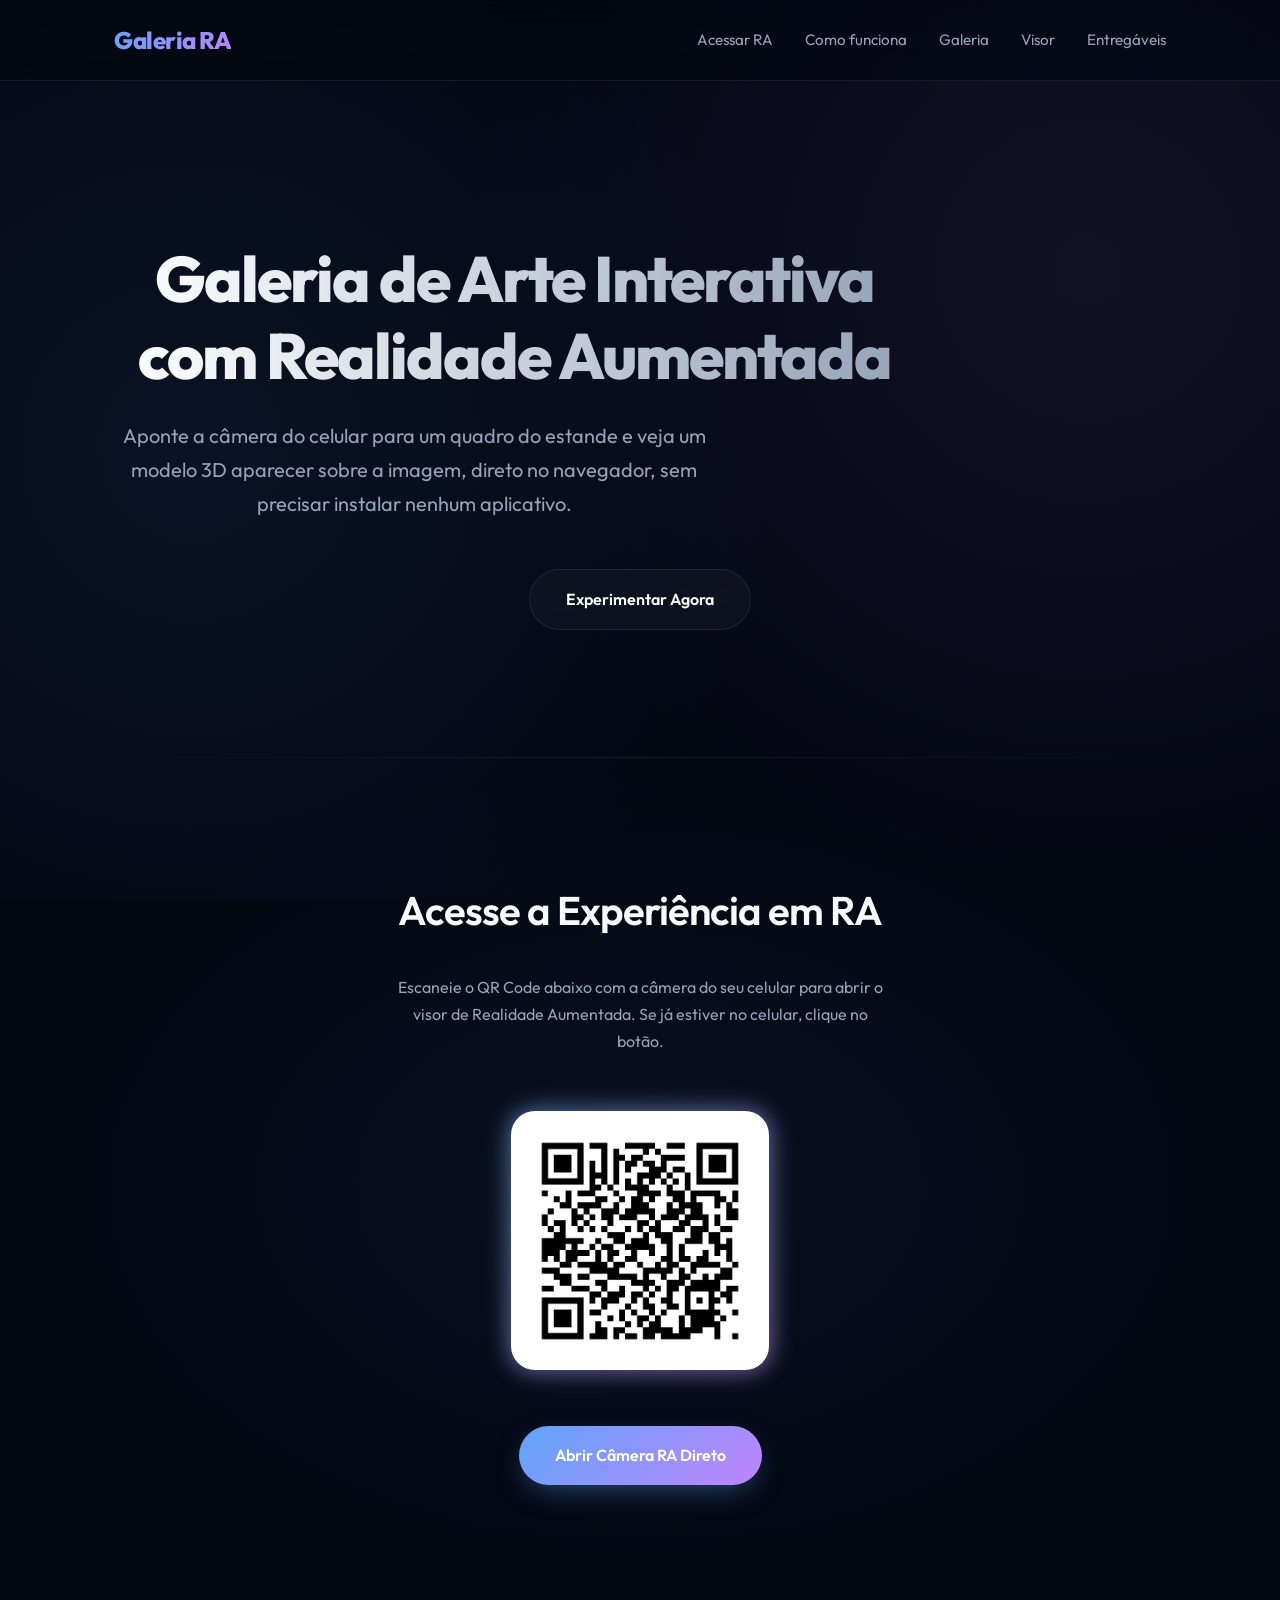
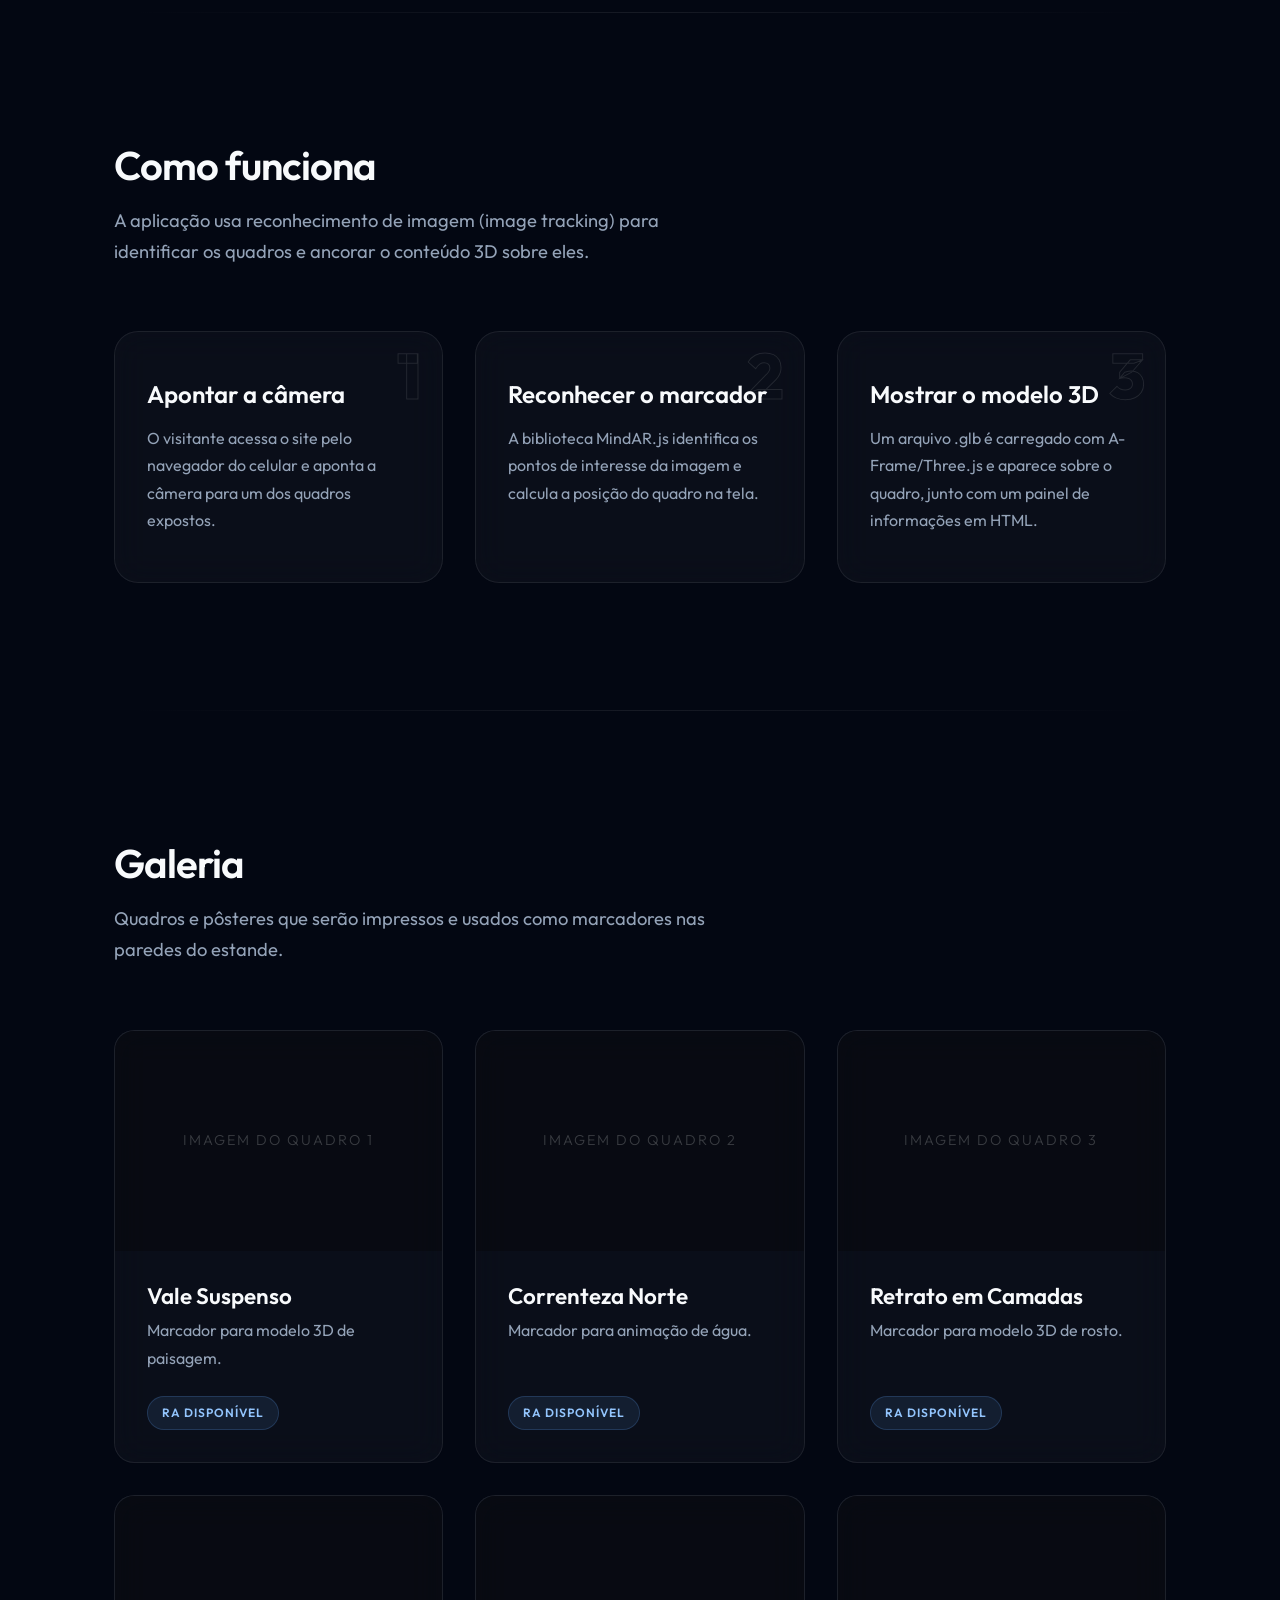
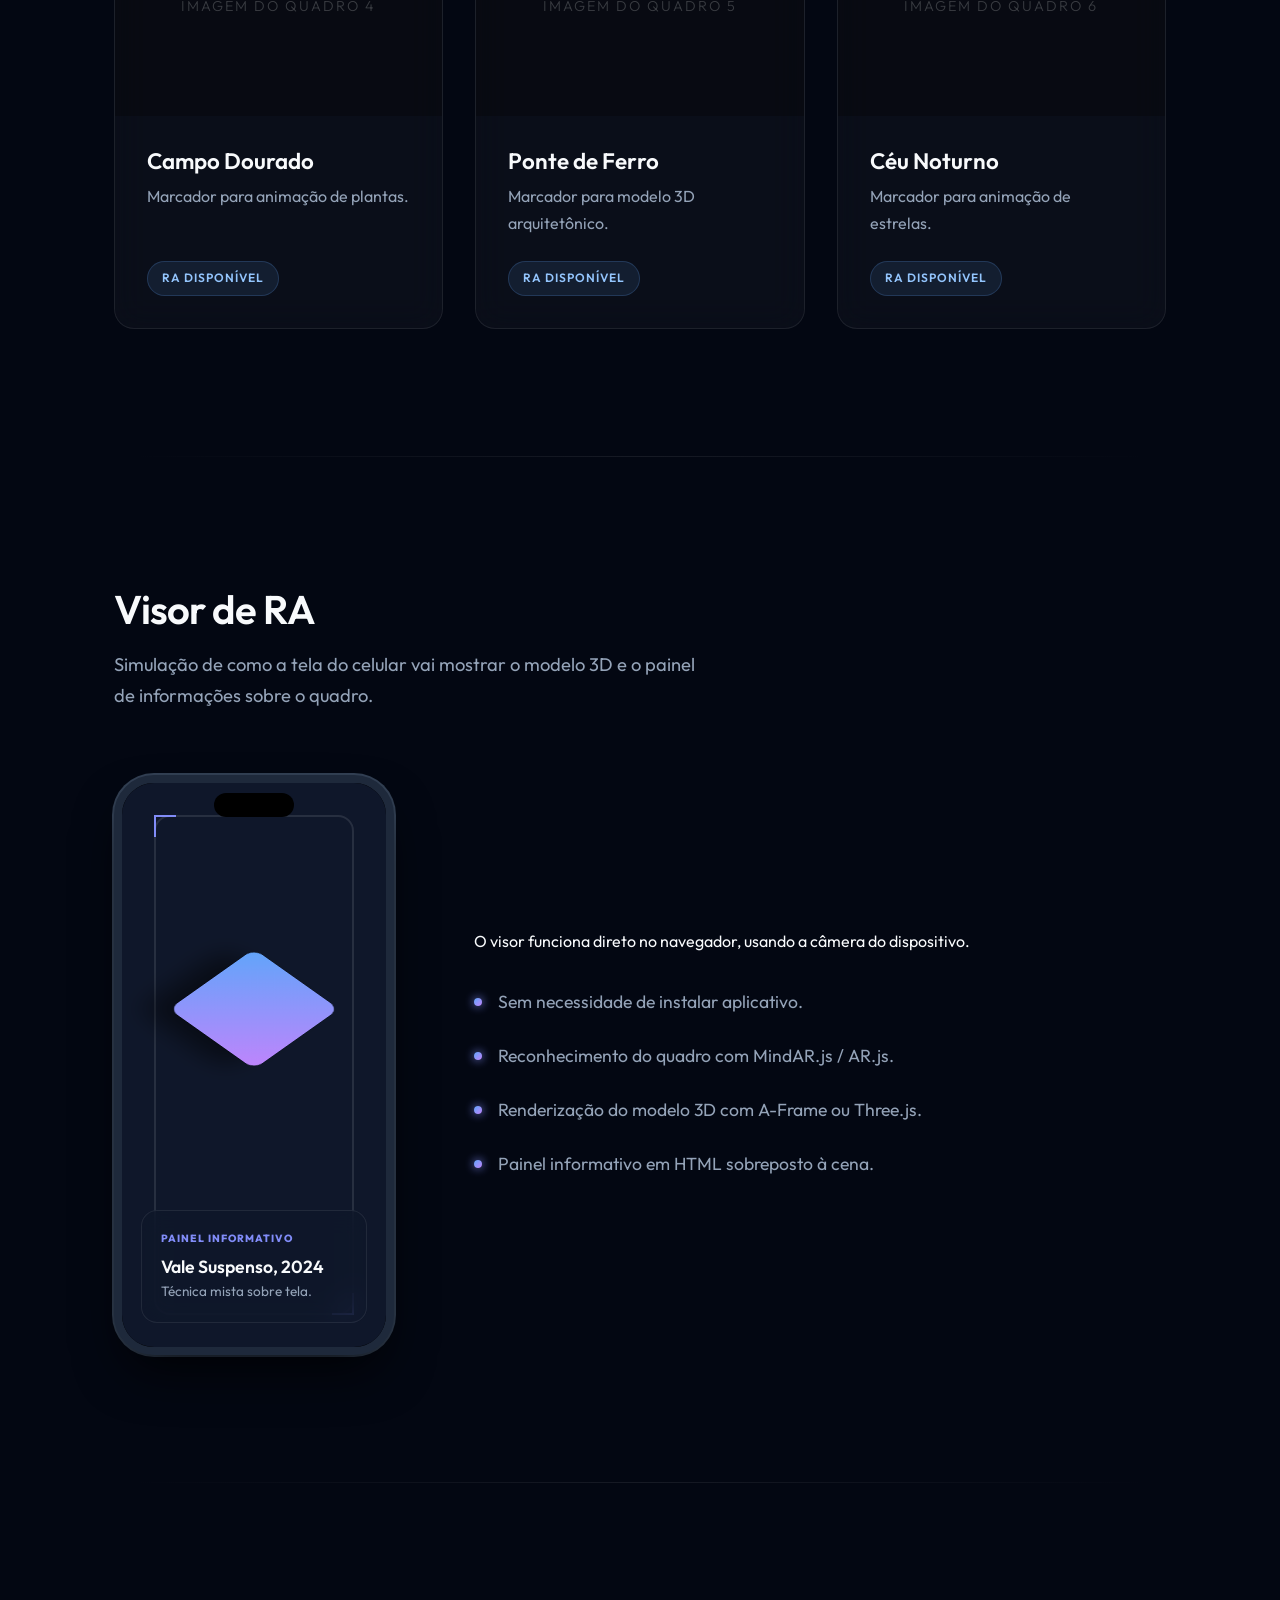
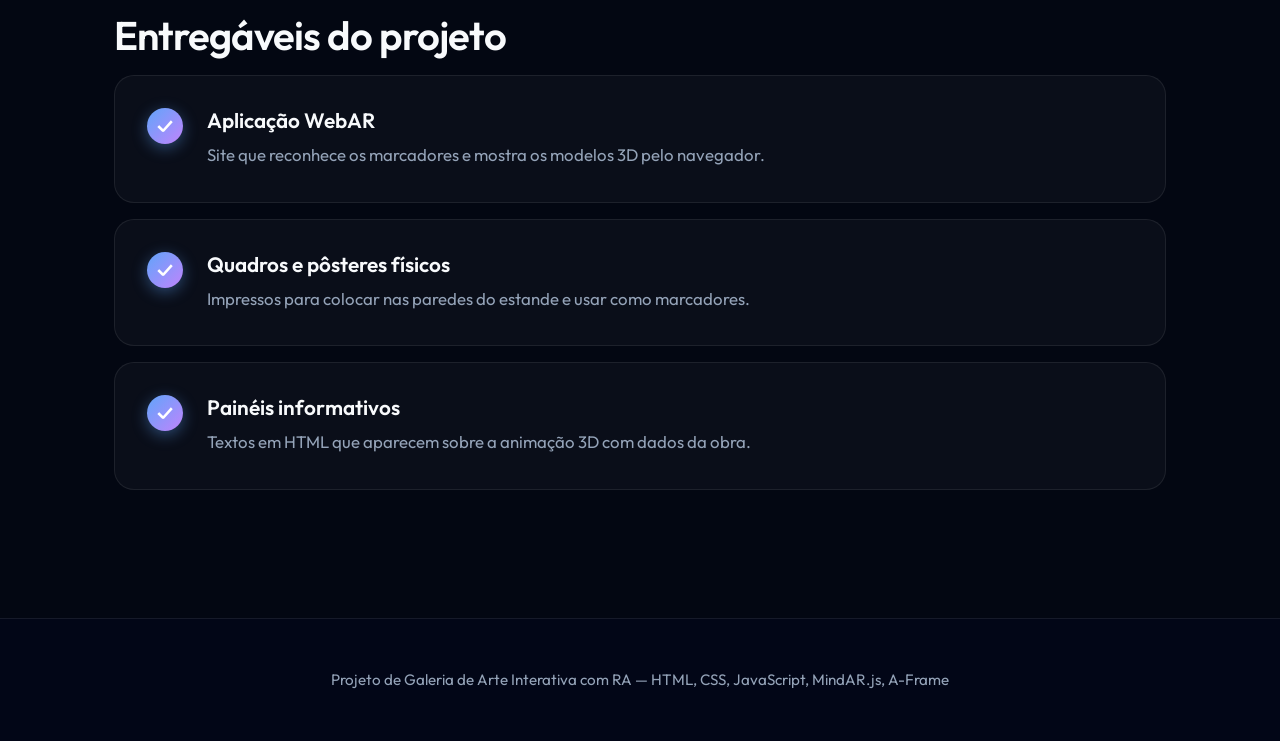
<file: index.html>
<!DOCTYPE html>
<html lang="pt-BR">
<head>
    <meta charset="UTF-8">
    <meta name="viewport" content="width=device-width, initial-scale=1.0">
    <title>Galeria de Arte Interativa com RA</title>
    <link rel="stylesheet" href="css.css">
</head>
<body>

<header>
  <div class="container">
    <div class="logo">Galeria RA</div>
    <nav>
      <ul>
        <li><a href="#qr-section">Acessar RA</a></li>
        <li><a href="#como-funciona">Como funciona</a></li>
        <li><a href="#galeria">Galeria</a></li>
        <li><a href="#visor">Visor</a></li>
        <li><a href="#entregaveis">Entregáveis</a></li>
      </ul>
    </nav>
  </div>
</header>

<section class="hero">
  <div class="container">
    <h1>Galeria de Arte Interativa com Realidade Aumentada</h1>
    <p>Aponte a câmera do celular para um quadro do estande e veja um modelo 3D aparecer sobre a imagem, direto no navegador, sem precisar instalar nenhum aplicativo.</p>
    <a class="btn" href="#qr-section">Experimentar Agora</a>
  </div>
</section>

<section id="qr-section" class="qr-section">
  <div class="container">
    <div class="qr-content">
      <h2>Acesse a Experiência em RA</h2>
      <p>Escaneie o QR Code abaixo com a câmera do seu celular para abrir o visor de Realidade Aumentada. Se já estiver no celular, clique no botão.</p>
      <div class="qr-box">
        <img src="qrcode.png" alt="QR Code para acessar a Câmera RA">
      </div>
      <a class="btn btn-primary" href="ar.html">Abrir Câmera RA Direto</a>
    </div>
  </div>
</section>

<section id="como-funciona">
  <div class="container">
    <h2>Como funciona</h2>
    <p class="section-desc">A aplicação usa reconhecimento de imagem (image tracking) para identificar os quadros e ancorar o conteúdo 3D sobre eles.</p>
    <div class="steps">
      <div class="step">
        <div class="step-number">1</div>
        <h3>Apontar a câmera</h3>
        <p>O visitante acessa o site pelo navegador do celular e aponta a câmera para um dos quadros expostos.</p>
      </div>
      <div class="step">
        <div class="step-number">2</div>
        <h3>Reconhecer o marcador</h3>
        <p>A biblioteca MindAR.js identifica os pontos de interesse da imagem e calcula a posição do quadro na tela.</p>
      </div>
      <div class="step">
        <div class="step-number">3</div>
        <h3>Mostrar o modelo 3D</h3>
        <p>Um arquivo .glb é carregado com A-Frame/Three.js e aparece sobre o quadro, junto com um painel de informações em HTML.</p>
      </div>
    </div>
  </div>
</section>

<section id="galeria">
  <div class="container">
    <h2>Galeria</h2>
    <p class="section-desc">Quadros e pôsteres que serão impressos e usados como marcadores nas paredes do estande.</p>
    <div class="gallery">
      <div class="card">
        <div class="card-image">imagem do quadro 1</div>
        <div class="card-info">
          <h3>Vale Suspenso</h3>
          <p>Marcador para modelo 3D de paisagem.</p>
          <span class="tag">RA disponível</span>
        </div>
      </div>
      <div class="card">
        <div class="card-image">imagem do quadro 2</div>
        <div class="card-info">
          <h3>Correnteza Norte</h3>
          <p>Marcador para animação de água.</p>
          <span class="tag">RA disponível</span>
        </div>
      </div>
      <div class="card">
        <div class="card-image">imagem do quadro 3</div>
        <div class="card-info">
          <h3>Retrato em Camadas</h3>
          <p>Marcador para modelo 3D de rosto.</p>
          <span class="tag">RA disponível</span>
        </div>
      </div>
      <div class="card">
        <div class="card-image">imagem do quadro 4</div>
        <div class="card-info">
          <h3>Campo Dourado</h3>
          <p>Marcador para animação de plantas.</p>
          <span class="tag">RA disponível</span>
        </div>
      </div>
      <div class="card">
        <div class="card-image">imagem do quadro 5</div>
        <div class="card-info">
          <h3>Ponte de Ferro</h3>
          <p>Marcador para modelo 3D arquitetônico.</p>
          <span class="tag">RA disponível</span>
        </div>
      </div>
      <div class="card">
        <div class="card-image">imagem do quadro 6</div>
        <div class="card-info">
          <h3>Céu Noturno</h3>
          <p>Marcador para animação de estrelas.</p>
          <span class="tag">RA disponível</span>
        </div>
      </div>
    </div>
  </div>
</section>

<section id="visor">
  <div class="container">
    <h2>Visor de RA</h2>
    <p class="section-desc">Simulação de como a tela do celular vai mostrar o modelo 3D e o painel de informações sobre o quadro.</p>
    <div class="viewer">
      <div class="phone">
        <div class="phone-screen">
          <div class="phone-camera-area"></div>
          <div class="phone-model"></div>
          <div class="phone-panel">
            <div class="tag-label">painel informativo</div>
            <h4>Vale Suspenso, 2024</h4>
            <p>Técnica mista sobre tela.</p>
          </div>
        </div>
      </div>
      <div class="viewer-text">
        <p>O visor funciona direto no navegador, usando a câmera do dispositivo.</p>
        <ul>
          <li>Sem necessidade de instalar aplicativo.</li>
          <li>Reconhecimento do quadro com MindAR.js / AR.js.</li>
          <li>Renderização do modelo 3D com A-Frame ou Three.js.</li>
          <li>Painel informativo em HTML sobreposto à cena.</li>
        </ul>
      </div>
    </div>
  </div>
</section>

<section id="entregaveis" class="no-border">
  <div class="container">
    <h2>Entregáveis do projeto</h2>
    <ul class="list-simple">
      <li>
        <span class="check">✓</span>
        <div>
          <h3>Aplicação WebAR</h3>
          <p>Site que reconhece os marcadores e mostra os modelos 3D pelo navegador.</p>
        </div>
      </li>
      <li>
        <span class="check">✓</span>
        <div>
          <h3>Quadros e pôsteres físicos</h3>
          <p>Impressos para colocar nas paredes do estande e usar como marcadores.</p>
        </div>
      </li>
      <li>
        <span class="check">✓</span>
        <div>
          <h3>Painéis informativos</h3>
          <p>Textos em HTML que aparecem sobre a animação 3D com dados da obra.</p>
        </div>
      </li>
    </ul>
  </div>
</section>

<footer>
  <div class="container">
    Projeto de Galeria de Arte Interativa com RA — HTML, CSS, JavaScript, MindAR.js, A-Frame
  </div>
</footer>

</body>
</html>
</file>
<file: css.css>
@import url('https://fonts.googleapis.com/css2?family=Outfit:wght@300;400;600;800&display=swap');

:root {
  --bg-color: #030712;
  --surface-color: rgba(255, 255, 255, 0.03);
  --surface-blur: blur(16px);
  --border-glass: rgba(255, 255, 255, 0.08);
  
  --text-primary: #f8fafc;
  --text-secondary: #94a3b8;
  
  --accent-gradient: linear-gradient(135deg, #60a5fa 0%, #c084fc 100%);
  --accent-solid: #818cf8;
  
  --font-main: 'Outfit', sans-serif;
  --transition-smooth: all 0.4s cubic-bezier(0.16, 1, 0.3, 1);
}

* {
  margin: 0;
  padding: 0;
  box-sizing: border-box;
}

html {
  scroll-behavior: smooth;
}

body {
  font-family: var(--font-main);
  background-color: var(--bg-color);
  color: var(--text-primary);
  line-height: 1.7;
  overflow-x: hidden;
  background-image: 
    radial-gradient(circle at 15% 50%, rgba(96, 165, 250, 0.08) 0%, transparent 50%),
    radial-gradient(circle at 85% 30%, rgba(192, 132, 252, 0.08) 0%, transparent 50%);
  background-attachment: fixed;
}

a {
  color: inherit;
  text-decoration: none;
  transition: var(--transition-smooth);
}

.container {
  width: 100%;
  max-width: 1100px;
  margin: 0 auto;
  padding: 0 24px;
}

/* =========================================
   HEADER & NAV (Glassmorphism)
   ========================================= */
header {
  position: sticky;
  top: 0;
  z-index: 1000;
  background: rgba(3, 7, 18, 0.6);
  backdrop-filter: var(--surface-blur);
  -webkit-backdrop-filter: var(--surface-blur);
  border-bottom: 1px solid var(--border-glass);
}

header .container {
  display: flex;
  align-items: center;
  justify-content: space-between;
  height: 80px;
}

.logo {
  font-size: 1.5rem;
  font-weight: 800;
  background: var(--accent-gradient);
  -webkit-background-clip: text;
  -webkit-text-fill-color: transparent;
  letter-spacing: -0.5px;
}

nav ul {
  display: flex;
  list-style: none;
  gap: 2rem;
}

nav a {
  font-size: 0.95rem;
  font-weight: 400;
  color: var(--text-secondary);
  position: relative;
}

nav a::after {
  content: '';
  position: absolute;
  bottom: -4px;
  left: 0;
  width: 0%;
  height: 2px;
  background: var(--accent-gradient);
  transition: var(--transition-smooth);
  border-radius: 2px;
}

nav a:hover {
  color: var(--text-primary);
}

nav a:hover::after {
  width: 100%;
}

/* =========================================
   TYPOGRAPHY & SECTIONS
   ========================================= */
h1, h2, h3, h4 {
  line-height: 1.2;
  font-weight: 600;
}

h2 {
  font-size: 2.5rem;
  margin-bottom: 1rem;
  letter-spacing: -1px;
}

section {
  padding: 8rem 0;
  position: relative;
}

section:not(.no-border)::after {
  content: '';
  position: absolute;
  bottom: 0;
  left: 10%;
  width: 80%;
  height: 1px;
  background: linear-gradient(90deg, transparent, var(--border-glass), transparent);
}

.section-desc {
  color: var(--text-secondary);
  font-size: 1.15rem;
  max-width: 600px;
  margin-bottom: 4rem;
}

/* =========================================
   HERO SECTION
   ========================================= */
.hero {
  text-align: center;
  padding: 10rem 0 8rem;
  display: flex;
  flex-direction: column;
  align-items: center;
}

.hero h1 {
  font-size: 4rem;
  font-weight: 800;
  letter-spacing: -2px;
  margin-bottom: 1.5rem;
  background: linear-gradient(to right, #fff, #94a3b8);
  -webkit-background-clip: text;
  -webkit-text-fill-color: transparent;
  max-width: 800px;
}

.hero p {
  color: var(--text-secondary);
  font-size: 1.25rem;
  max-width: 600px;
  margin-bottom: 3rem;
}

/* =========================================
   BUTTONS
   ========================================= */
.btn {
  display: inline-flex;
  align-items: center;
  justify-content: center;
  padding: 16px 36px;
  border-radius: 50px;
  font-size: 1rem;
  font-weight: 600;
  transition: var(--transition-smooth);
  cursor: pointer;
  border: 1px solid var(--border-glass);
  background: var(--surface-color);
  color: var(--text-primary);
  backdrop-filter: blur(10px);
}

.btn:hover {
  background: rgba(255, 255, 255, 0.1);
  transform: translateY(-3px);
  box-shadow: 0 10px 30px -10px rgba(255, 255, 255, 0.1);
}

.btn-primary {
  background: var(--accent-gradient);
  border: none;
  color: #fff;
  box-shadow: 0 10px 30px -10px rgba(96, 165, 250, 0.5);
}

.btn-primary:hover {
  background: var(--accent-gradient);
  transform: translateY(-3px) scale(1.02);
  box-shadow: 0 20px 40px -10px rgba(192, 132, 252, 0.6);
}

/* =========================================
   QR SECTION
   ========================================= */
.qr-section {
  background: radial-gradient(ellipse at center, rgba(96, 165, 250, 0.05) 0%, transparent 70%);
}

.qr-content {
  display: flex;
  flex-direction: column;
  align-items: center;
  text-align: center;
  gap: 1.5rem;
}

.qr-content p {
  color: var(--text-secondary);
  max-width: 500px;
}

.qr-box {
  background: #fff;
  padding: 1.2rem;
  border-radius: 24px;
  margin: 2rem 0;
  position: relative;
  box-shadow: 0 0 40px rgba(255, 255, 255, 0.1);
}

.qr-box::before {
  content: '';
  position: absolute;
  inset: -3px;
  border-radius: 26px;
  background: var(--accent-gradient);
  z-index: -1;
  opacity: 0.5;
  filter: blur(10px);
  transition: var(--transition-smooth);
}

.qr-box:hover::before {
  opacity: 1;
  filter: blur(15px);
}

.qr-box img {
  width: 220px;
  height: 220px;
  border-radius: 12px;
  display: block;
}

/* =========================================
   STEPS (Como Funciona)
   ========================================= */
.steps {
  display: grid;
  grid-template-columns: repeat(auto-fit, minmax(280px, 1fr));
  gap: 2rem;
}

.step {
  background: var(--surface-color);
  border: 1px solid var(--border-glass);
  border-radius: 24px;
  padding: 3rem 2rem;
  backdrop-filter: var(--surface-blur);
  transition: var(--transition-smooth);
  position: relative;
  overflow: hidden;
}

.step:hover {
  transform: translateY(-10px);
  border-color: rgba(255, 255, 255, 0.2);
  background: rgba(255, 255, 255, 0.05);
}

.step-number {
  font-size: 4rem;
  font-weight: 800;
  color: transparent;
  -webkit-text-stroke: 1px rgba(255, 255, 255, 0.1);
  position: absolute;
  top: -10px;
  right: 20px;
  transition: var(--transition-smooth);
}

.step:hover .step-number {
  -webkit-text-stroke: 1px var(--accent-solid);
  transform: scale(1.1) rotate(5deg);
}

.step h3 {
  font-size: 1.5rem;
  margin-bottom: 1rem;
  position: relative;
  z-index: 2;
}

.step p {
  color: var(--text-secondary);
  position: relative;
  z-index: 2;
}

/* =========================================
   GALLERY CARDS
   ========================================= */
.gallery {
  display: grid;
  grid-template-columns: repeat(auto-fill, minmax(320px, 1fr));
  gap: 2rem;
}

.card {
  background: var(--surface-color);
  border: 1px solid var(--border-glass);
  border-radius: 20px;
  overflow: hidden;
  backdrop-filter: var(--surface-blur);
  transition: var(--transition-smooth);
  display: flex;
  flex-direction: column;
}

.card:hover {
  transform: translateY(-8px);
  border-color: var(--accent-solid);
  box-shadow: 0 20px 40px rgba(0, 0, 0, 0.5);
}

.card-image {
  height: 220px;
  background: rgba(0, 0, 0, 0.3);
  display: flex;
  align-items: center;
  justify-content: center;
  color: rgba(255, 255, 255, 0.2);
  font-weight: 300;
  font-size: 0.9rem;
  letter-spacing: 2px;
  text-transform: uppercase;
}

.card-info {
  padding: 2rem;
  flex-grow: 1;
  display: flex;
  flex-direction: column;
  align-items: flex-start;
}

.card-info h3 {
  font-size: 1.4rem;
  margin-bottom: 0.5rem;
}

.card-info p {
  color: var(--text-secondary);
  margin-bottom: 1.5rem;
  flex-grow: 1;
}

.tag {
  font-size: 0.75rem;
  font-weight: 600;
  text-transform: uppercase;
  letter-spacing: 1px;
  padding: 6px 14px;
  background: rgba(96, 165, 250, 0.1);
  color: #93c5fd;
  border-radius: 50px;
  border: 1px solid rgba(96, 165, 250, 0.2);
}

/* =========================================
   PHONE VIEWER SIMULATION
   ========================================= */
.viewer {
  display: flex;
  gap: 5rem;
  align-items: center;
  justify-content: center;
  flex-wrap: wrap;
}

.phone {
  width: 280px;
  height: 580px;
  background: #000;
  border: 8px solid #1e293b;
  border-radius: 40px;
  position: relative;
  box-shadow: 
    0 25px 50px -12px rgba(0, 0, 0, 0.8),
    0 0 0 2px #334155;
}

.phone::before {
  content: '';
  position: absolute;
  top: 10px;
  left: 50%;
  transform: translateX(-50%);
  width: 80px;
  height: 24px;
  background: #000;
  border-radius: 20px;
  z-index: 10;
}

.phone-screen {
  position: absolute;
  inset: 0;
  background: #0f172a;
  border-radius: 32px;
  overflow: hidden;
}

.phone-camera-area {
  position: absolute;
  inset: 2rem;
  border: 2px solid rgba(255, 255, 255, 0.1);
  border-radius: 16px;
}

.phone-camera-area::before,
.phone-camera-area::after {
  content: '';
  position: absolute;
  width: 20px;
  height: 20px;
  border-color: var(--accent-solid);
  border-style: solid;
}

.phone-camera-area::before {
  top: -2px; left: -2px;
  border-width: 2px 0 0 2px;
}
.phone-camera-area::after {
  bottom: -2px; right: -2px;
  border-width: 0 2px 2px 0;
}

.phone-model {
  position: absolute;
  top: 40%;
  left: 50%;
  width: 120px;
  height: 120px;
  background: var(--accent-gradient);
  border-radius: 12px;
  transform: translate(-50%, -50%) rotateX(45deg) rotateZ(45deg);
  transform-style: preserve-3d;
  animation: hover-3d 6s infinite ease-in-out;
  box-shadow: -20px 20px 30px rgba(0,0,0,0.5);
}

@keyframes hover-3d {
  0%, 100% { transform: translate(-50%, -50%) rotateX(55deg) rotateZ(45deg) translateZ(0px); }
  50% { transform: translate(-50%, -50%) rotateX(55deg) rotateZ(45deg) translateZ(20px); }
}

.phone-panel {
  position: absolute;
  left: 1.2rem;
  right: 1.2rem;
  bottom: 1.5rem;
  background: rgba(15, 23, 42, 0.7);
  border: 1px solid var(--border-glass);
  border-radius: 16px;
  padding: 1.2rem;
  backdrop-filter: blur(12px);
  -webkit-backdrop-filter: blur(12px);
}

.phone-panel .tag-label {
  font-size: 0.65rem;
  color: var(--accent-solid);
  text-transform: uppercase;
  letter-spacing: 1px;
  margin-bottom: 0.5rem;
  font-weight: 800;
}

.phone-panel h4 {
  font-size: 1.1rem;
  margin-bottom: 0.2rem;
}

.phone-panel p {
  font-size: 0.85rem;
  color: var(--text-secondary);
}

.viewer-text {
  flex: 1;
  min-width: 300px;
}

.viewer-text ul {
  list-style: none;
  margin-top: 2rem;
}

.viewer-text li {
  margin-bottom: 1.5rem;
  font-size: 1.1rem;
  color: var(--text-secondary);
  display: flex;
  align-items: center;
  gap: 1rem;
}

.viewer-text li::before {
  content: '';
  display: block;
  width: 8px;
  height: 8px;
  background: var(--accent-gradient);
  border-radius: 50%;
  box-shadow: 0 0 10px var(--accent-solid);
}

/* =========================================
   DELIVERABLES (Lista Entregáveis)
   ========================================= */
.list-simple {
  list-style: none;
  display: flex;
  flex-direction: column;
  gap: 1rem;
}

.list-simple li {
  display: flex;
  align-items: flex-start;
  gap: 1.5rem;
  padding: 2rem;
  background: var(--surface-color);
  border: 1px solid var(--border-glass);
  border-radius: 20px;
  transition: var(--transition-smooth);
}

.list-simple li:hover {
  background: rgba(255, 255, 255, 0.05);
  transform: translateX(10px);
  border-color: rgba(255,255,255,0.15);
}

.list-simple .check {
  color: #fff;
  background: var(--accent-gradient);
  width: 36px;
  height: 36px;
  display: flex;
  align-items: center;
  justify-content: center;
  border-radius: 50%;
  font-size: 1.2rem;
  font-weight: bold;
  flex-shrink: 0;
  box-shadow: 0 4px 15px rgba(96, 165, 250, 0.4);
}

.list-simple h3 {
  font-size: 1.3rem;
  margin-bottom: 0.5rem;
}

.list-simple p {
  color: var(--text-secondary);
  font-size: 1.05rem;
}

/* =========================================
   FOOTER
   ========================================= */
footer {
  padding: 3rem 0;
  text-align: center;
  font-size: 0.95rem;
  color: var(--text-secondary);
  border-top: 1px solid var(--border-glass);
  background: #020617;
}

/* =========================================
   MEDIA QUERIES
   ========================================= */
@media (max-width: 900px) {
  .hero h1 { font-size: 3rem; }
  .viewer { flex-direction: column; text-align: center; }
  .viewer-text li { justify-content: center; }
}

@media (max-width: 768px) {
  nav ul { display: none; }
  .hero { padding: 8rem 0 6rem; }
  .hero h1 { font-size: 2.5rem; }
  section { padding: 5rem 0; }
  .steps { grid-template-columns: 1fr; }
  .list-simple li { flex-direction: column; align-items: center; text-align: center; }
}
</file>
